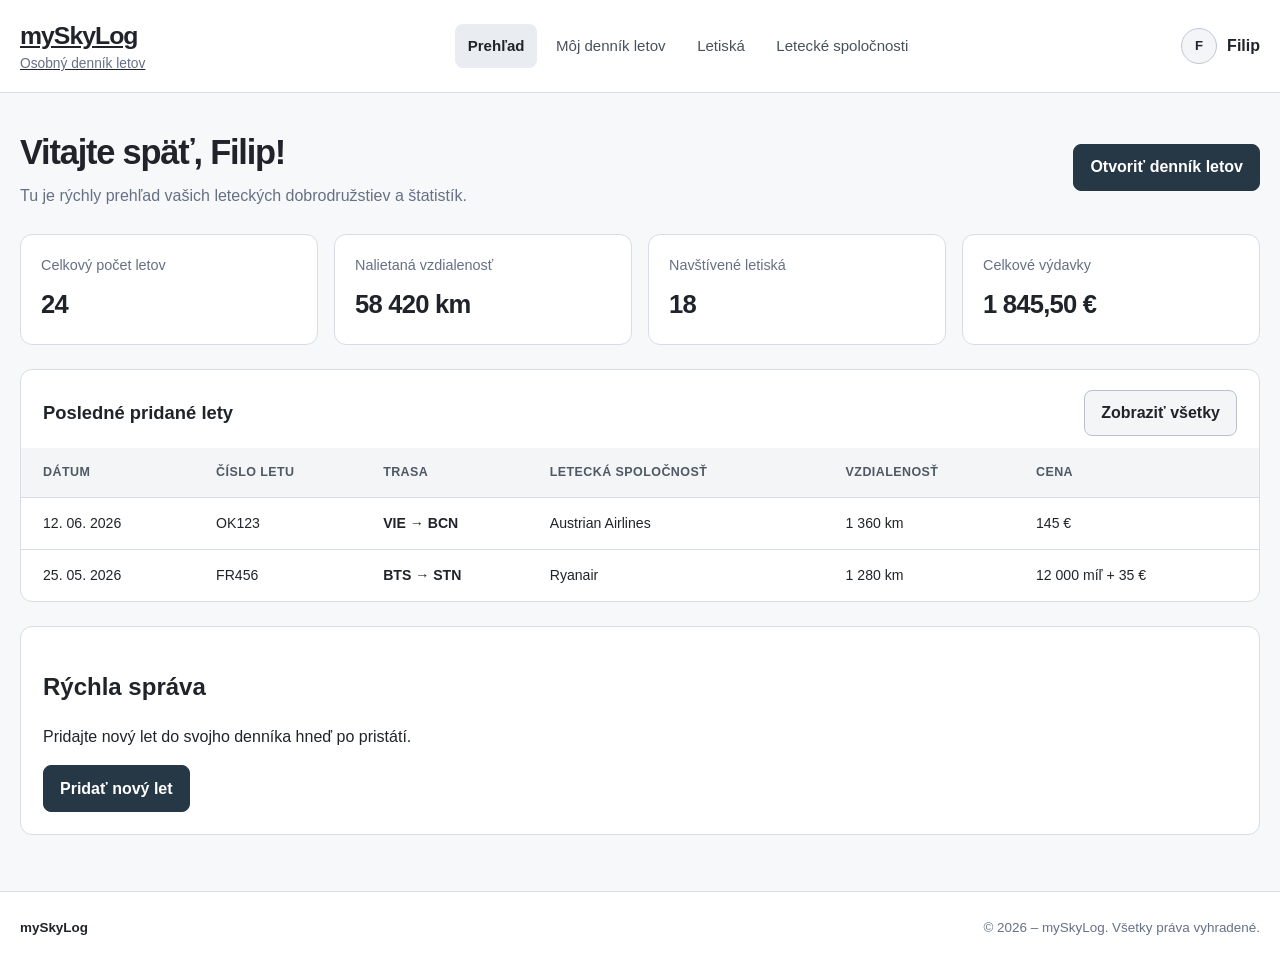
<file: html/index.html>
<!doctype html>
<html lang="sk">
<head>
  <meta charset="utf-8">
  <meta name="viewport" content="width=device-width, initial-scale=1">
  <meta name="description" content="Osobný denník absolvovaných letov v aplikácii mySkyLog – prehľad.">
  <title>Prehľad | mySkyLog</title>
  <link rel="stylesheet" href="styles.css">
</head>
<body>
<header class="site-header">
  <div class="header-inner">
    <a class="brand" href="index.html" aria-label="mySkyLog – úvod">
      <h1 class="brand-name">mySkyLog</h1>
      <p class="brand-subtitle">Osobný denník letov</p>
    </a>
    <nav class="main-nav" aria-label="Hlavná navigácia">
      <a href="index.html" aria-current="page">Prehľad</a>
      <a href="flights.html">Môj denník letov</a>
      <a href="#letiska">Letiská</a>
      <a href="#spolocnosti">Letecké spoločnosti</a>
    </nav>
    <div class="user-area"><span class="avatar" aria-hidden="true">F</span><span>Filip</span></div>
  </div>
</header>

<main>
  <section class="page-heading">
    <div>
      <h1>Vitajte späť, Filip!</h1>
      <p>Tu je rýchly prehľad vašich leteckých dobrodružstiev a štatistík.</p>
    </div>
    <a class="button button-primary" href="flights.html">Otvoriť denník letov</a>
  </section>

  <section class="stats-grid" aria-label="Súhrnné štatistiky">
    <article class="stat-card">
      <p class="stat-label">Celkový počet letov</p>
      <p class="stat-value">24</p>
    </article>
    <article class="stat-card">
      <p class="stat-label">Nalietaná vzdialenosť</p>
      <p class="stat-value">58 420 km</p>
    </article>
    <article class="stat-card">
      <p class="stat-label">Navštívené letiská</p>
      <p class="stat-value">18</p>
    </article>
    <article class="stat-card">
      <p class="stat-label">Celkové výdavky</p>
      <p class="stat-value">1 845,50 €</p>
    </article>
  </section>

  <section class="section panel table-panel" aria-labelledby="recent-flights-title">
    <div class="table-heading">
      <h2 id="recent-flights-title">Posledné pridané lety</h2>
      <a class="button button-secondary" href="flights.html">Zobraziť všetky</a>
    </div>
    <div class="table-wrap">
      <table>
        <thead>
        <tr>
          <th scope="col">Dátum</th>
          <th scope="col">Číslo letu</th>
          <th scope="col">Trasa</th>
          <th scope="col">Letecká spoločnosť</th>
          <th scope="col">Vzdialenosť</th>
          <th scope="col">Cena</th>
        </tr>
        </thead>
        <tbody>
        <tr>
          <td data-label="Dátum">12. 06. 2026</td>
          <td data-label="Číslo letu">OK123</td>
          <td data-label="Trasa"><span class="route">VIE → BCN</span></td>
          <td data-label="Letecká spoločnosť" class="airline">Austrian Airlines</td>
          <td data-label="Vzdialenosť">1 360 km</td>
          <td data-label="Cena">145 €</td>
        </tr>
        <tr>
          <td data-label="Dátum">25. 05. 2026</td>
          <td data-label="Číslo letu">FR456</td>
          <td data-label="Trasa"><span class="route">BTS → STN</span></td>
          <td data-label="Letecká spoločnosť" class="airline">Ryanair</td>
          <td data-label="Vzdialenosť">1 280 km</td>
          <td data-label="Cena">12 000 míľ + 35 €</td>
        </tr>
        </tbody>
      </table>
    </div>
  </section>

  <section class="section" aria-label="Rýchle akcie a informácie">
    <div style="display: grid; grid-template-columns: repeat(auto-fit, minmax(280px, 1fr)); gap: 18px;">
      <article class="panel">
        <h2>Rýchla správa</h2>
        <p>Pridajte nový let do svojho denníka hneď po pristátí.</p>
        <a class="button button-primary" href="flights.html#formular-pridania">Pridať nový let</a>
      </article>
    </div>
  </section>
</main>

<footer class="site-footer">
  <div class="footer-inner">
    <strong>mySkyLog</strong>
    <span>© 2026 – mySkyLog. Všetky práva vyhradené.</span>
  </div>
</footer>
</body>
</html>
</file>
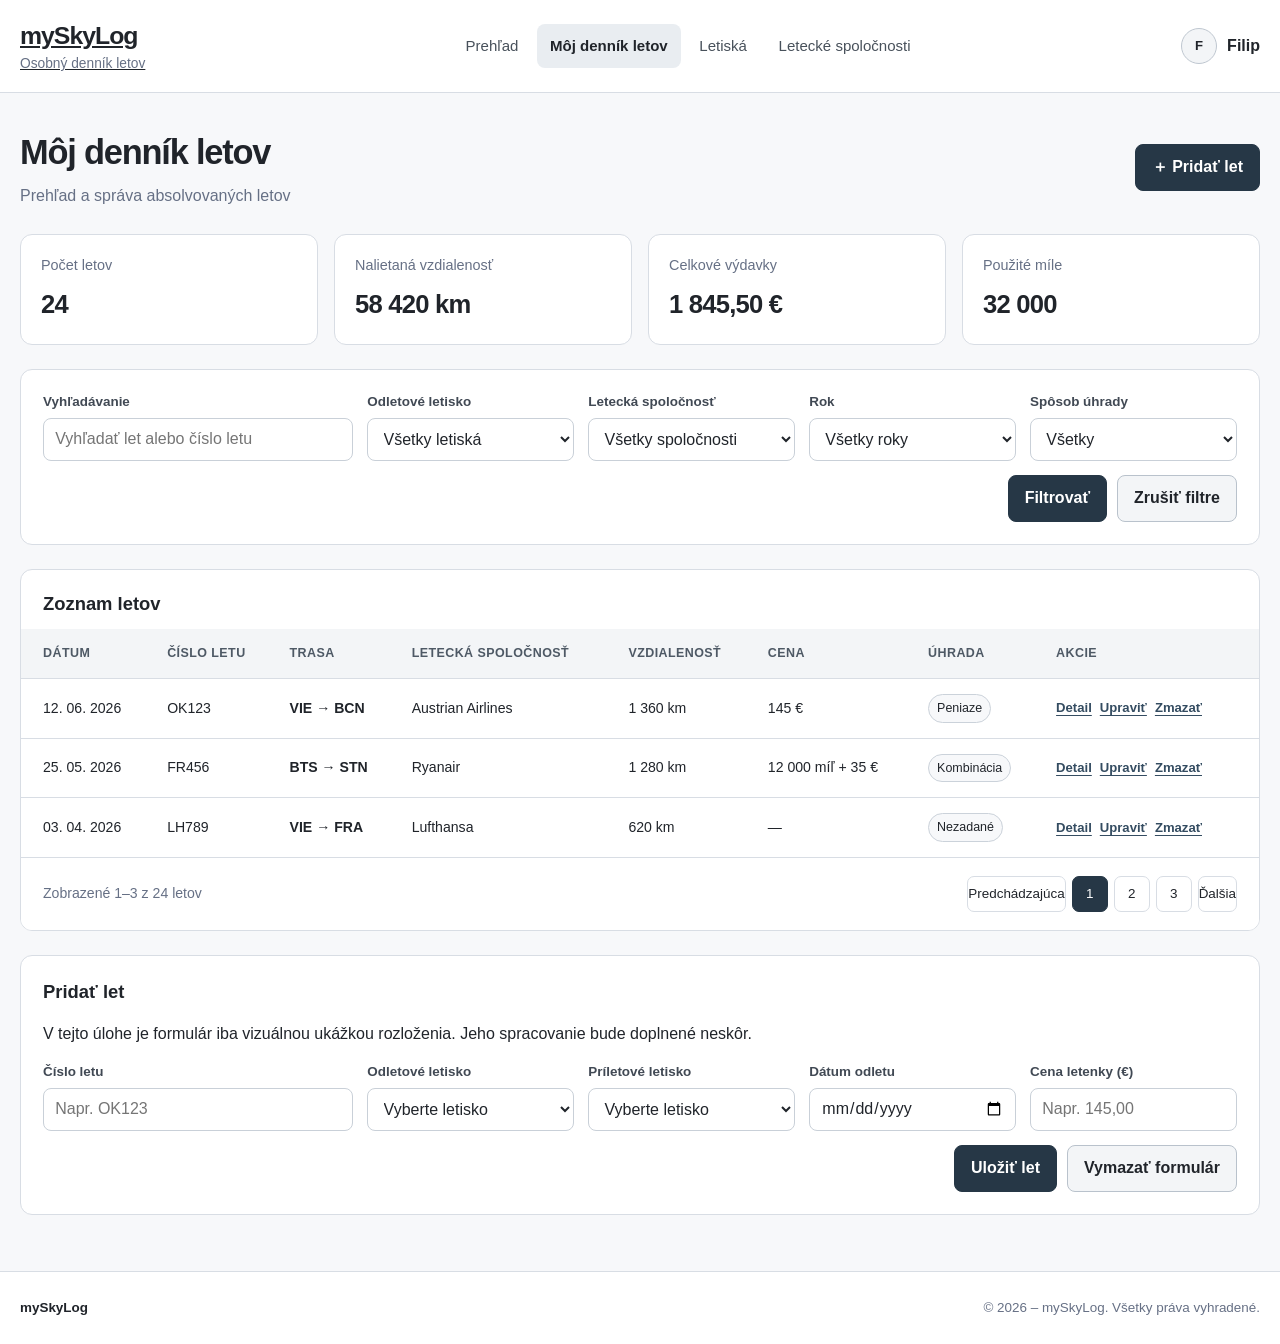
<file: html/flights.html>
<!doctype html>
<html lang="sk">
<head>
  <meta charset="utf-8">
  <meta name="viewport" content="width=device-width, initial-scale=1">
  <meta name="description" content="Osobný denník absolvovaných letov v aplikácii mySkyLog.">
  <title>Môj denník letov | mySkyLog</title>
  <link rel="stylesheet" href="styles.css">
</head>
<body>
<header class="site-header">
  <div class="header-inner">
    <a class="brand" href="index.html" aria-label="mySkyLog – úvod">
      <h1 class="brand-name">mySkyLog</h1>
      <p class="brand-subtitle">Osobný denník letov</p>
    </a>
    <nav class="main-nav" aria-label="Hlavná navigácia">
      <a href="index.html">Prehľad</a>
      <a href="flights.html" aria-current="page">Môj denník letov</a>
      <a href="#letiska">Letiská</a>
      <a href="#spolocnosti">Letecké spoločnosti</a>
    </nav>
    <div class="user-area"><span class="avatar" aria-hidden="true">F</span><span>Filip</span></div>
  </div>
</header>

<main>
  <section class="page-heading" aria-labelledby="page-title">
    <div>
      <h1 id="page-title">Môj denník letov</h1>
      <p>Prehľad a správa absolvovaných letov</p>
    </div>
    <a class="button button-primary" href="#formular-pridania">＋ Pridať let</a>
  </section>

  <section class="stats-grid" aria-label="Súhrnné štatistiky">
    <article class="stat-card"><p class="stat-label">Počet letov</p><p class="stat-value">24</p></article>
    <article class="stat-card"><p class="stat-label">Nalietaná vzdialenosť</p><p class="stat-value">58 420 km</p></article>
    <article class="stat-card"><p class="stat-label">Celkové výdavky</p><p class="stat-value">1 845,50 €</p></article>
    <article class="stat-card"><p class="stat-label">Použité míle</p><p class="stat-value">32 000</p></article>
  </section>

  <section class="section panel" aria-label="Vyhľadávanie a filtrovanie letov">
    <form class="filters" action="#" method="get">
      <div class="field search-field">
        <label for="search">Vyhľadávanie</label>
        <input id="search" name="search" type="search" placeholder="Vyhľadať let alebo číslo letu">
      </div>
      <div class="field">
        <label for="airport">Odletové letisko</label>
        <select id="airport" name="airport"><option>Všetky letiská</option><option>VIE – Viedeň</option><option>BTS – Bratislava</option></select>
      </div>
      <div class="field">
        <label for="airline">Letecká spoločnosť</label>
        <select id="airline" name="airline"><option>Všetky spoločnosti</option><option>Austrian Airlines</option><option>Ryanair</option><option>Lufthansa</option></select>
      </div>
      <div class="field">
        <label for="year">Rok</label>
        <select id="year" name="year"><option>Všetky roky</option><option>2026</option><option>2025</option><option>2024</option></select>
      </div>
      <div class="field">
        <label for="payment">Spôsob úhrady</label>
        <select id="payment" name="payment"><option>Všetky</option><option>Peniaze</option><option>Míle</option><option>Kombinácia</option></select>
      </div>
      <div class="filter-actions">
        <button class="button-primary" type="button">Filtrovať</button>
        <button class="button-secondary" type="reset">Zrušiť filtre</button>
      </div>
    </form>
  </section>

  <section class="section panel table-panel" aria-labelledby="flight-list-title">
    <div class="table-heading"><h2 id="flight-list-title">Zoznam letov</h2></div>
    <div class="table-wrap">
      <table>
        <thead>
        <tr><th scope="col">Dátum</th><th scope="col">Číslo letu</th><th scope="col">Trasa</th><th scope="col">Letecká spoločnosť</th><th scope="col">Vzdialenosť</th><th scope="col">Cena</th><th scope="col">Úhrada</th><th scope="col">Akcie</th></tr>
        </thead>
        <tbody>
        <tr>
          <td data-label="Dátum">12. 06. 2026</td><td data-label="Číslo letu">OK123</td><td data-label="Trasa"><span class="route">VIE → BCN</span></td><td data-label="Letecká spoločnosť" class="airline">Austrian Airlines</td><td data-label="Vzdialenosť">1 360 km</td><td data-label="Cena">145 €</td><td data-label="Úhrada"><span class="payment-tag">Peniaze</span></td><td data-label="Akcie"><div class="actions"><a href="#detail">Detail</a><a href="#upravit">Upraviť</a><a href="#zmazat">Zmazať</a></div></td>
        </tr>
        <tr>
          <td data-label="Dátum">25. 05. 2026</td><td data-label="Číslo letu">FR456</td><td data-label="Trasa"><span class="route">BTS → STN</span></td><td data-label="Letecká spoločnosť" class="airline">Ryanair</td><td data-label="Vzdialenosť">1 280 km</td><td data-label="Cena">12 000 míľ + 35 €</td><td data-label="Úhrada"><span class="payment-tag">Kombinácia</span></td><td data-label="Akcie"><div class="actions"><a href="#detail">Detail</a><a href="#upravit">Upraviť</a><a href="#zmazat">Zmazať</a></div></td>
        </tr>
        <tr>
          <td data-label="Dátum">03. 04. 2026</td><td data-label="Číslo letu">LH789</td><td data-label="Trasa"><span class="route">VIE → FRA</span></td><td data-label="Letecká spoločnosť" class="airline">Lufthansa</td><td data-label="Vzdialenosť">620 km</td><td data-label="Cena">—</td><td data-label="Úhrada"><span class="payment-tag">Nezadané</span></td><td data-label="Akcie"><div class="actions"><a href="#detail">Detail</a><a href="#upravit">Upraviť</a><a href="#zmazat">Zmazať</a></div></td>
        </tr>
        </tbody>
      </table>
    </div>
    <div class="table-footer">
      <p>Zobrazené 1–3 z 24 letov</p>
      <nav class="pagination" aria-label="Stránkovanie">
        <a href="#predchadzajuca">Predchádzajúca</a><a href="#strana-1" aria-current="page">1</a><a href="#strana-2">2</a><a href="#strana-3">3</a><a href="#dalsia">Ďalšia</a>
      </nav>
    </div>
  </section>

  <section id="formular-pridania" class="section panel" aria-labelledby="add-flight-title">
    <h2 id="add-flight-title" class="section-title">Pridať let</h2>
    <p>V tejto úlohe je formulár iba vizuálnou ukážkou rozloženia. Jeho spracovanie bude doplnené neskôr.</p>
    <form class="filters" action="#" method="get">
      <div class="field"><label for="flight-number">Číslo letu</label><input id="flight-number" name="flight-number" placeholder="Napr. OK123"></div>
      <div class="field"><label for="departure">Odletové letisko</label><select id="departure" name="departure"><option>Vyberte letisko</option><option>VIE – Viedeň</option><option>BTS – Bratislava</option></select></div>
      <div class="field"><label for="arrival">Príletové letisko</label><select id="arrival" name="arrival"><option>Vyberte letisko</option><option>BCN – Barcelona</option><option>STN – Londýn Stansted</option></select></div>
      <div class="field"><label for="flight-date">Dátum odletu</label><input id="flight-date" name="flight-date" type="date"></div>
      <div class="field"><label for="ticket-price">Cena letenky (€)</label><input id="ticket-price" name="ticket-price" type="number" min="0" step="0.01" placeholder="Napr. 145,00"></div>
      <div class="filter-actions"><button class="button-primary" type="button">Uložiť let</button><button class="button-secondary" type="reset">Vymazať formulár</button></div>
    </form>
  </section>
</main>

<footer class="site-footer">
  <div class="footer-inner"><strong>mySkyLog</strong><span>© 2026 – mySkyLog. Všetky práva vyhradené.</span></div>
</footer>
</body>
</html>
</file>
<file: html/styles.css>
:root {
  --ink: #20242a;
  --muted: #667085;
  --line: #d8dde4;
  --surface: #ffffff;
  --soft: #f3f5f7;
  --soft-2: #e9edf1;
  --accent: #263746;
  --radius: 12px;
  --content-width: 1240px;
}
* { box-sizing: border-box; }
html { scroll-behavior: smooth; }
body {
  margin: 0;
  background: #f7f8fa;
  color: var(--ink);
  font-family: Arial, Helvetica, sans-serif;
  line-height: 1.5;
}
a { color: inherit; }
button, input, select { font: inherit; }
button, .button {
  display: inline-flex;
  align-items: center;
  justify-content: center;
  gap: .45rem;
  min-height: 42px;
  padding: .65rem 1rem;
  border: 1px solid #b9c2cc;
  border-radius: 8px;
  background: #fff;
  color: var(--ink);
  text-decoration: none;
  cursor: pointer;
  font-weight: 600;
}
.button-primary {
  color: #fff;
  background: var(--accent);
  border-color: var(--accent);
}
.button-secondary { background: var(--soft); }
button:hover, .button:hover { filter: brightness(.97); }
.site-header {
  background: var(--surface);
  border-bottom: 1px solid var(--line);
}
.header-inner {
  width: min(var(--content-width), calc(100% - 40px));
  min-height: 92px;
  margin: 0 auto;
  display: flex;
  align-items: center;
  justify-content: space-between;
  gap: 24px;
}
.brand { min-width: 175px; }
.brand-name { margin: 0; font-size: 1.55rem; letter-spacing: -.04em; }
.brand-subtitle { margin: 0; color: var(--muted); font-size: .86rem; }
.main-nav { display: flex; align-items: center; gap: 6px; flex-wrap: wrap; }
.main-nav a {
  display: inline-block;
  padding: .65rem .8rem;
  border-radius: 8px;
  color: #48515b;
  text-decoration: none;
  font-size: .94rem;
}
.main-nav a:hover, .main-nav a[aria-current="page"] {
  background: var(--soft-2);
  color: var(--ink);
  font-weight: 700;
}
.user-area {
  display: flex;
  align-items: center;
  gap: 10px;
  white-space: nowrap;
  font-weight: 600;
}
.avatar {
  width: 36px; height: 36px; border-radius: 50%;
  display: grid; place-items: center;
  border: 1px solid #bfc7d0; background: var(--soft);
  font-size: .82rem;
}
main { width: min(var(--content-width), calc(100% - 40px)); margin: 34px auto 56px; }
.page-heading {
  display: flex; align-items: center; justify-content: space-between;
  gap: 20px; margin-bottom: 26px;
}
.page-heading h1 { margin: 0 0 5px; font-size: clamp(1.7rem, 3vw, 2.15rem); letter-spacing: -.035em; }
.page-heading p { margin: 0; color: var(--muted); }
.section { margin-top: 24px; }
.section-title { margin: 0 0 16px; font-size: 1.15rem; }
.stats-grid { display: grid; grid-template-columns: repeat(4, minmax(0, 1fr)); gap: 16px; }
.stat-card, .panel {
  background: var(--surface); border: 1px solid var(--line); border-radius: var(--radius);
}
.stat-card { padding: 20px; min-width: 0; }
.stat-label { color: var(--muted); margin: 0 0 9px; font-size: .9rem; }
.stat-value { margin: 0; font-size: clamp(1.35rem, 2vw, 1.75rem); font-weight: 700; letter-spacing: -.03em; overflow-wrap: anywhere; }
.panel { padding: 22px; }
.filters { display: grid; grid-template-columns: minmax(210px, 1.5fr) repeat(4, minmax(130px, 1fr)); gap: 14px; align-items: end; }
.field { display: flex; flex-direction: column; gap: 6px; min-width: 0; }
.field label { color: #414954; font-size: .84rem; font-weight: 700; }
.field input, .field select {
  width: 100%; min-width: 0; height: 43px; padding: .6rem .7rem;
  border: 1px solid #c9d0d8; border-radius: 8px; background: #fff; color: var(--ink);
}
.filter-actions { grid-column: 1 / -1; display: flex; justify-content: flex-end; gap: 10px; }
.table-panel { padding: 0; overflow: hidden; }
.table-heading { display: flex; align-items: center; justify-content: space-between; padding: 20px 22px 12px; }
.table-heading h2 { margin: 0; font-size: 1.15rem; }
.table-wrap { width: 100%; }
table { width: 100%; border-collapse: collapse; text-align: left; font-size: .88rem; }
thead { background: var(--soft); }
th, td { padding: 15px 12px; border-bottom: 1px solid var(--line); vertical-align: middle; }
th:first-child, td:first-child { padding-left: 22px; }
th:last-child, td:last-child { padding-right: 22px; }
th { font-size: .78rem; color: #4e5965; text-transform: uppercase; letter-spacing: .035em; }
tbody tr:last-child td { border-bottom: 0; }
tbody tr:hover { background: #fafbfc; }
.route { white-space: nowrap; font-weight: 700; }
.airline { min-width: 125px; }
.payment-tag {
  display: inline-block; padding: .25rem .5rem; border: 1px solid #cbd2da;
  border-radius: 999px; background: #f7f8fa; white-space: nowrap; font-size: .78rem;
}
.actions { display: flex; gap: 8px; white-space: nowrap; }
.actions a { color: #344c61; font-size: .82rem; font-weight: 700; text-decoration: underline; text-underline-offset: 3px; }
.table-footer {
  display: flex; justify-content: space-between; align-items: center; gap: 16px;
  padding: 18px 22px; border-top: 1px solid var(--line); background: #fff;
}
.table-footer p { margin: 0; color: var(--muted); font-size: .88rem; }
.pagination { display: flex; align-items: center; gap: 6px; flex-wrap: wrap; }
.pagination a {
  min-width: 36px; min-height: 36px; display: inline-grid; place-items: center;
  border: 1px solid var(--line); border-radius: 7px; text-decoration: none; background: #fff; font-size: .84rem;
}
.pagination a[aria-current="page"] { background: var(--accent); color: #fff; border-color: var(--accent); }
.site-footer { border-top: 1px solid var(--line); background: #fff; }
.footer-inner {
  width: min(var(--content-width), calc(100% - 40px)); margin: 0 auto;
  min-height: 72px; display: flex; justify-content: space-between; align-items: center; gap: 16px;
  color: var(--muted); font-size: .84rem;
}
.footer-inner strong { color: var(--ink); }
.placeholder-grid { display: grid; grid-template-columns: 1fr 1.4fr 1fr; gap: 18px; margin-top: 22px; }
.placeholder-card { min-height: 190px; padding: 20px; border: 1px solid var(--line); border-radius: var(--radius); background: #fff; }
.placeholder-card h2 { margin: 0 0 12px; font-size: 1rem; }
.placeholder-lines span { display: block; height: 9px; margin: 11px 0; border-radius: 6px; background: var(--soft-2); }
.placeholder-lines span:nth-child(2) { width: 82%; }
.placeholder-lines span:nth-child(3) { width: 65%; }
.placeholder-content { min-height: 260px; display: grid; place-items: center; border: 1px dashed #aeb8c3; border-radius: 10px; background: #fafbfc; color: var(--muted); }
@media (max-width: 1050px) {
  .header-inner { flex-wrap: wrap; padding: 18px 0; gap: 14px; }
  .brand { flex: 1; }
  .main-nav { order: 3; width: 100%; }
  .stats-grid { grid-template-columns: repeat(2, minmax(0, 1fr)); }
  .filters { grid-template-columns: repeat(2, minmax(0, 1fr)); }
  .filters .search-field { grid-column: 1 / -1; }
  .filter-actions { grid-column: 1 / -1; }
  .table-wrap { overflow: visible; }
  table, tbody, tr, td { display: block; width: 100%; }
  thead { position: absolute; width: 1px; height: 1px; padding: 0; margin: -1px; overflow: hidden; clip: rect(0,0,0,0); white-space: nowrap; border: 0; }
  tbody { padding: 8px 16px; }
  tbody tr { margin: 12px 0; padding: 8px 14px; border: 1px solid var(--line); border-radius: 10px; background: #fff; }
  td, th:first-child, td:first-child, td:last-child { padding: 9px 0; border-bottom: 1px solid #edf0f3; }
  td { display: grid; grid-template-columns: minmax(115px, 38%) minmax(0, 1fr); gap: 12px; overflow-wrap: anywhere; }
  td::before { content: attr(data-label); color: var(--muted); font-size: .78rem; font-weight: 700; }
  td:last-child { border-bottom: 0; }
  .actions { flex-wrap: wrap; }
  .table-footer { align-items: flex-start; flex-direction: column; }
}
@media (max-width: 600px) {
  .header-inner, main, .footer-inner { width: min(100% - 28px, var(--content-width)); }
  .header-inner { gap: 12px; }
  .brand { min-width: 0; }
  .brand-name { font-size: 1.35rem; }
  .user-area { font-size: .9rem; }
  .main-nav { display: grid; grid-template-columns: repeat(2, minmax(0, 1fr)); gap: 4px; }
  .main-nav a { padding: .55rem .6rem; font-size: .86rem; }
  main { margin-top: 24px; }
  .page-heading { align-items: flex-start; flex-direction: column; }
  .page-heading .button { width: 100%; }
  .stats-grid { gap: 10px; }
  .stat-card { padding: 15px; }
  .stat-label { font-size: .8rem; }
  .stat-value { font-size: 1.25rem; }
  .panel { padding: 16px; }
  .filters { grid-template-columns: minmax(0, 1fr); }
  .filters .search-field, .filter-actions { grid-column: auto; }
  .filter-actions { flex-direction: column; }
  .filter-actions button { width: 100%; }
  .table-heading { padding: 18px 16px 8px; }
  tbody { padding: 4px 10px; }
  tbody tr { padding: 7px 12px; }
  td { grid-template-columns: minmax(95px, 34%) minmax(0, 1fr); gap: 8px; font-size: .85rem; }
  .pagination { gap: 5px; }
  .pagination a { min-width: 33px; }
  .footer-inner { padding: 18px 0; align-items: flex-start; flex-direction: column; gap: 4px; }
  .placeholder-grid { grid-template-columns: 1fr; }
  .placeholder-card { min-height: 140px; }
}
</file>
